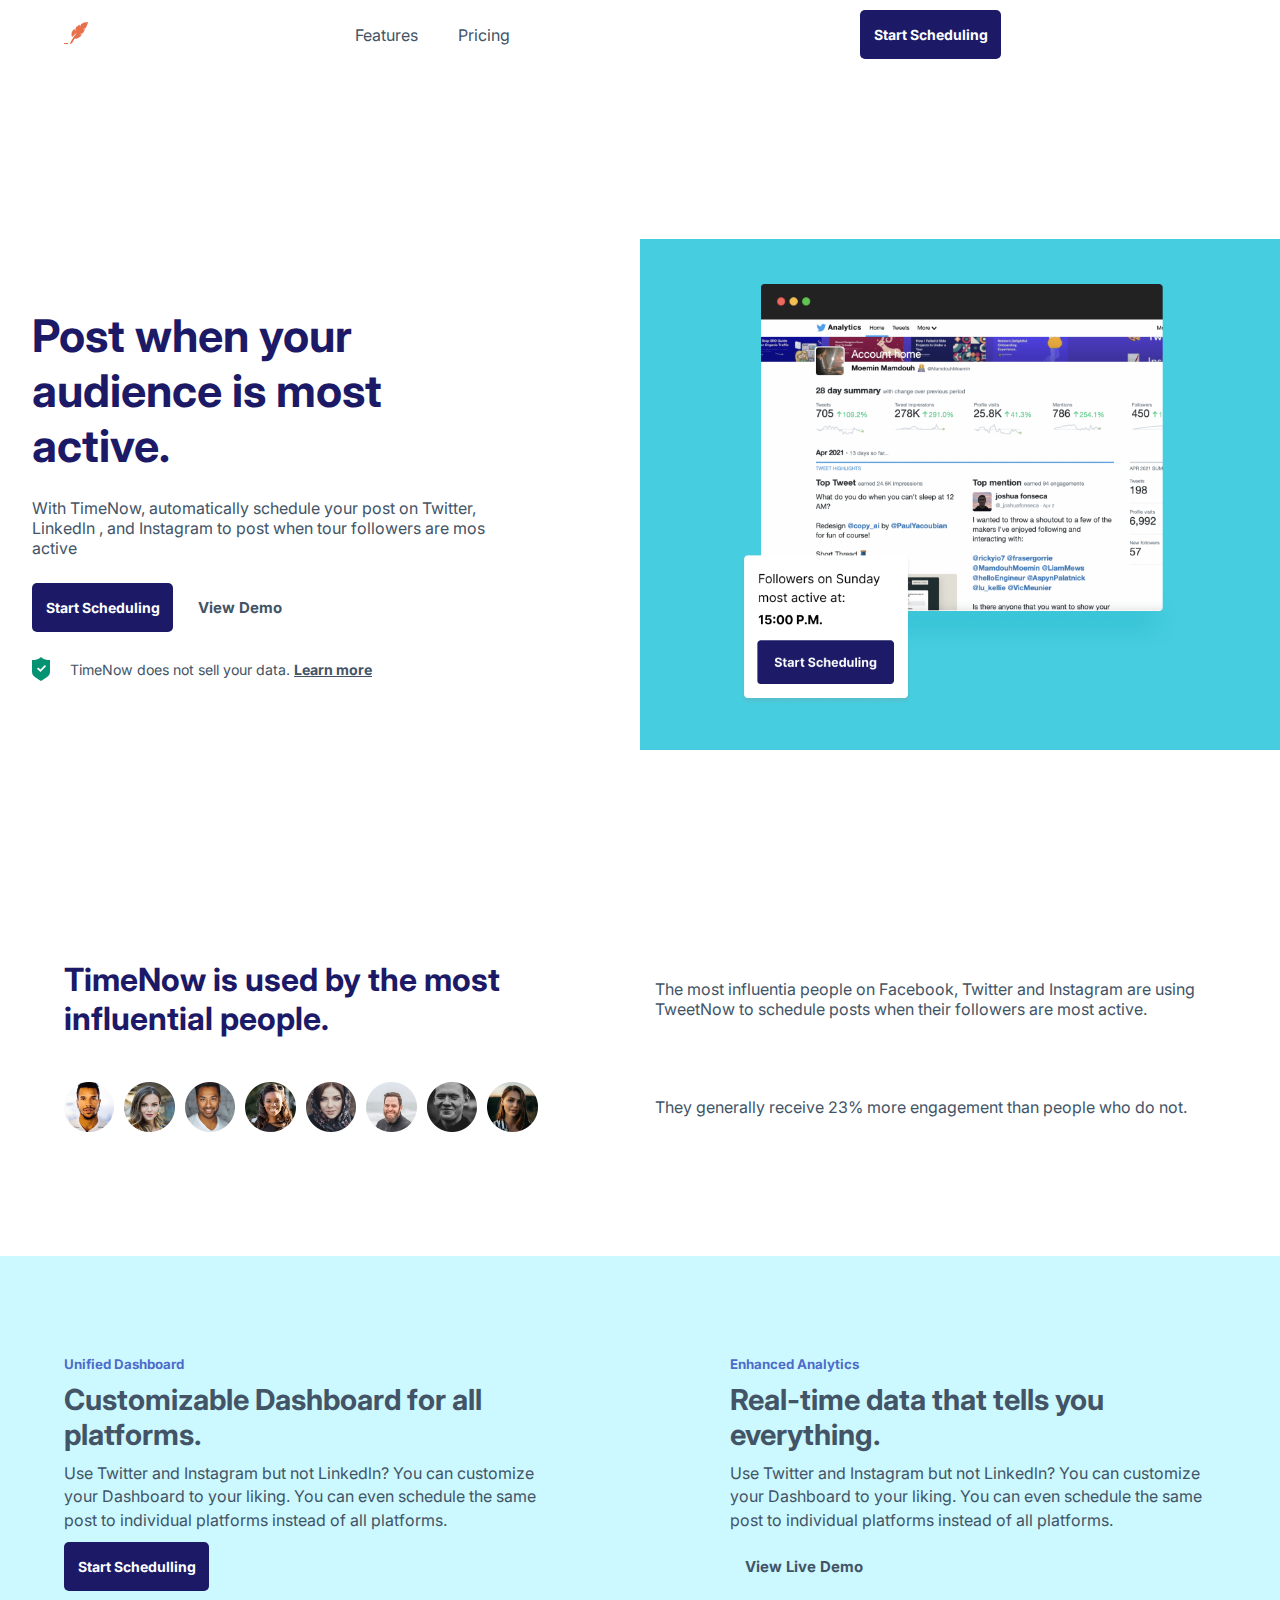
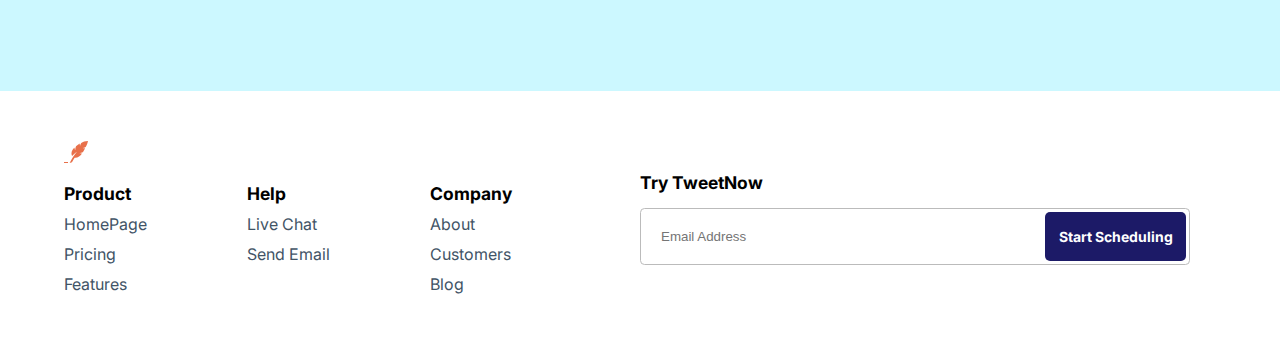
<file: index.html>
<!DOCTYPE html>
<html lang="en">
<head>
  <meta charset="UTF-8">
  <meta http-equiv="X-UA-Compatible" content="IE=edge">
  <meta name="viewport" content="width=device-width, initial-scale=1.0">
  <title>TimeNow Lnaging Page</title>

  <link rel="stylesheet" href="https://cdnjs.cloudflare.com/ajax/libs/font-awesome/6.2.0/css/all.min.css" integrity="sha512-xh6O/CkQoPOWDdYTDqeRdPCVd1SpvCA9XXcUnZS2FmJNp1coAFzvtCN9BmamE+4aHK8yyUHUSCcJHgXloTyT2A==" crossorigin="anonymous" referrerpolicy="no-referrer" />

  <link rel="preconnect" href="https://fonts.googleapis.com">
  <link rel="preconnect" href="https://fonts.gstatic.com" crossorigin>
  <link href="https://fonts.googleapis.com/css2?family=Inter:wght@400;500;700&display=swap" rel="stylesheet">

  <link rel="stylesheet" href="assets/css/index.css">
</head>
<body>
  <header class="header">
    <a href="#" class="header__logo">
      <img src="assets/svg/Logo.svg" alt="logo svg image">
    </a>
    <input type="checkbox" class="menu-checkbox" id="menu-checkbox">
    <label for="menu-checkbox" class="menu__logo"></label>
    <nav class="navbar">
      <ul class="navbar__items">
        <li class="item">
          <a href="#" class="link">Features</a>
        </li>
        <li class="item">
          <a href="pricing.html" class="link">Pricing</a>
        </li>
      </ul>
    </nav>
    <div class="header__cta">
      <button class="cta">Start Scheduling</button>
    </div>
  </header> 
  
  <section class="hero">
    <section class="hero__post">
      <div class="content">
        <h1 class="title">
          Post when your audience is most active.
        </h1>
        <p class="paragraph">
          With TimeNow, automatically schedule your post on Twitter,
          Linkedln , and Instagram to post when tour followers are mos active
        </p> 
        <div class="content__actions">
          <button class="cta">Start Scheduling</button>
          <a href="#" class="cta-m">View Demo</a>
        </div>
        <div class="content__footer">
          <img src="assets/svg/Shield.svg" alt="shield logo image">
          <small>TimeNow does not sell your data. <a href="#">Learn more</a> </small>
        </div>
      </div>
      <figure class="bg">
        <img src="assets/img/Mockup.png" alt="Mockup image">
      </figure>
    </section>
  </section>  

  <main class="main">
    <section class="timenow">
      <h2 class="title">TimeNow is used by the most
        influential people.
      </h2>
      <div class="people">
        <img src="assets/img/UA1.png" alt="person image">
        <img src="assets/img/UA2.png" alt="person image">
        <img src="assets/img/UA3.png" alt="person image">
        <img src="assets/img/UA4.png" alt="person image">
        <img src="assets/img/UA5.png" alt="person image">
        <img src="assets/img/UA6.png" alt="person image">
        <img src="assets/img/UA7.png" alt="person image">
        <img src="assets/img/UA8.png" alt="person image">
      </div>
      <p class="paragraph d-1">The most influentia people on Facebook,
        Twitter and Instagram are using TweetNow to schedule posts
        when their followers are most active.
      </p>
      <p class="paragraph d-2">
        They generally receive 23% more engagement than people who do not.
      </p>
    </section> 

    <section class="cards">

      <section class="card">
        <small >Unified Dashboard</small>
        <h2>Customizable Dashboard for all platforms.</h2>
        <p class="paragraph">Use Twitter and Instagram but not 
          Linkedln? You can customize your Dashboard to your liking.
          You can even schedule the same post to individual platforms
          instead of all platforms.
        </p>
        <button class="cta">Start Schedulling</button>
      </section>

      <section class="card">
        <small>Enhanced Analytics</small>
        <h2>Real-time data that tells you everything.</h2>
        <p class="paragraph">Use Twitter and Instagram but not 
          Linkedln? You can customize your Dashboard to your liking.
          You can even schedule the same post to individual platforms
          instead of all platforms.
        </p>
        <a class="cta-m">View Live Demo</a>
      </section>
    </section> 
  </main> 

  <footer class="footer">
    <img src="assets/svg/Logo.svg" alt="logo">

    <nav class="footer__navbar">
      <ul class="navbar__items">
        <h3>Product</h3>
        <li>HomePage</li>
        <li>Pricing</li>
        <li>Features</li>
      </ul>
      <ul class="navbar__items">
        <h3>Help</h3>
        <li>Live Chat</li>
        <li>Send Email</li>
      </ul>
      <ul class="navbar__items">
        <h3>Company</h3>
        <li>About</li>
        <li>Customers</li>
        <li>Blog</li>
      </ul>
    </nav>

    <form class="footer__form" id="formulario">
      <h3>Try TweetNow</h3>
      <div class="form__input">
        <input type="email" placeholder="Email Address" id="email">
        <button class="cta" type="submit">Start Scheduling</button>
        <small class="error" id="error">Ingrese un correo valido</small>
      </div>
    </form>

  </footer> 
</body>
<script src="assets/js/index.js"></script>
</html>
</file>
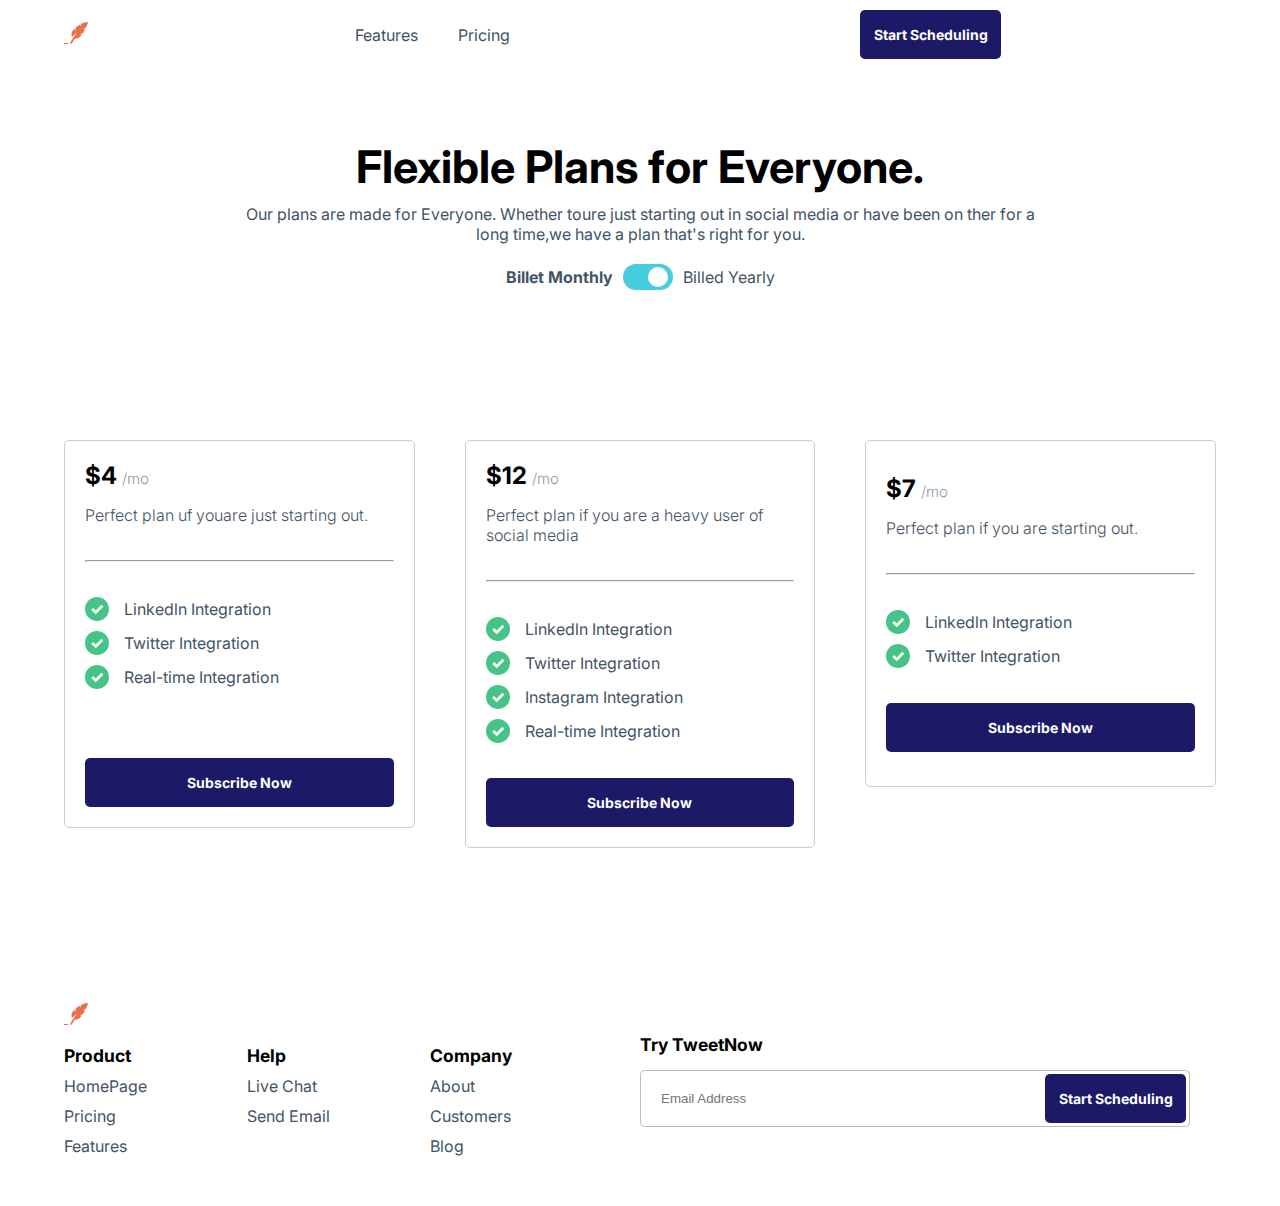
<file: pricing.html>
<!DOCTYPE html>
<html lang="en">
<head>
  <meta charset="UTF-8">
  <meta http-equiv="X-UA-Compatible" content="IE=edge">
  <meta name="viewport" content="width=device-width, initial-scale=1.0">
  <title>TimeNow Lnaging Page</title>

  <link rel="stylesheet" href="https://cdnjs.cloudflare.com/ajax/libs/font-awesome/6.2.0/css/all.min.css" integrity="sha512-xh6O/CkQoPOWDdYTDqeRdPCVd1SpvCA9XXcUnZS2FmJNp1coAFzvtCN9BmamE+4aHK8yyUHUSCcJHgXloTyT2A==" crossorigin="anonymous" referrerpolicy="no-referrer" />

  <link rel="preconnect" href="https://fonts.googleapis.com">
  <link rel="preconnect" href="https://fonts.gstatic.com" crossorigin>
  <link href="https://fonts.googleapis.com/css2?family=Inter:wght@300;400;500;700&display=swap" rel="stylesheet">

  <link rel="stylesheet" href="assets/css/index.css">
</head>
<body>
  <header class="header">
    <a href="#" class="header__logo">
      <img src="assets/svg/Logo.svg" alt="logo svg image">
    </a>
    <input type="checkbox" class="menu-checkbox" id="menu-checkbox">
    <label for="menu-checkbox" class="menu__logo"></label>
    <nav class="navbar">
      <ul class="navbar__items">
        <li class="item">
          <a href="#" class="link">Features</a>
        </li>
        <li class="item">
          <a href="#" class="link">Pricing</a>
        </li>
      </ul>
    </nav>
    <div class="header__cta">
      <button class="cta">Start Scheduling</button>
    </div>
  </header> 
  
  <section class="pricing">
    <div class="pricing__texts">
      <h1 class="title-m">Flexible Plans for Everyone.</h1>
      <p class="paragraph">Our plans are made for Everyone.
        Whether toure just starting out in social media or have been
        on ther for a long time,we have a plan that's right for you.
      </p>
    </div>
    <div class="pricing__toogle">
      <p class="paragraph bold">Billet Monthly</p>
      <input type="checkbox" id="checkbox" class="checkbox">
      <div class="toogle">
        <label class="circle" for="checkbox"></label>
      </div>
      <p class="paragraph">Billed Yearly</p>
    </div>
    
  </section>

  <section class="cards__pricing">
    <div class="card__pricing c-1">
      <div class="price">
        <h2>$4 <span> /mo</span></h2>
        <p class="paragraph light">Perfect plan uf youare just starting out.</p>
      </div>
      <hr>
      <div class="options">
        <div class="option">
          <img src="assets/svg/Checkmark.svg" alt="image svg">
          <p class="paragraph">Linkedln Integration</p> 
        </div>
        <div class="option">
          <img src="assets/svg/Checkmark.svg" alt="image svg">
          <p class="paragraph">Twitter Integration</p> 
        </div>
        <div class="option">
          <img src="assets/svg/Checkmark.svg" alt="image svg">
          <p class="paragraph">Real-time Integration</p> 
        </div>
        <div class="option none">
          <img src="assets/svg/Checkmark.svg" alt="image svg">
          <p class="paragraph">Linkedln Integration</p> 
        </div>
      </div>
      <div class="actions">
        <button class="cta">Subscribe Now</button>
      </div>
    </div>
    <div class="card__pricing c-2">
      <div class="price">
        <h2>$12 <span> /mo</span></h2>
        <p class="paragraph light">Perfect plan if you are a heavy user of 
          social media
        </p>
      </div>
      <hr>
      <div class="options">
        <div class="option">
          <img src="assets/svg/Checkmark.svg" alt="image svg">
          <p class="paragraph">Linkedln Integration</p> 
        </div>
        <div class="option">
          <img src="assets/svg/Checkmark.svg" alt="image svg">
          <p class="paragraph">Twitter Integration</p> 
        </div>
        <div class="option">
          <img src="assets/svg/Checkmark.svg" alt="image svg">
          <p class="paragraph">Instagram Integration</p> 
        </div>
        <div class="option">
          <img src="assets/svg/Checkmark.svg" alt="image svg">
          <p class="paragraph">Real-time Integration</p> 
        </div>
      </div>
      <div class="actions">
        <button class="cta">Subscribe Now</button>
      </div>
    </div>
    <div class="card__pricing c-3">
      <div class="price">
        <h2>$7 <span> /mo</span></h2>
        <p class="paragraph light">Perfect plan  if you are starting out.      </p>
      </div>
      <hr>
      <div class="options">
        <div class="option">
          <img src="assets/svg/Checkmark.svg" alt="image svg">
          <p class="paragraph">Linkedln Integration</p> 
        </div>
        <div class="option">
          <img src="assets/svg/Checkmark.svg" alt="image svg">
          <p class="paragraph">Twitter Integration</p> 
        </div>
      </div>
      <div class="actions">
        <button class="cta">Subscribe Now</button>
      </div>
    </div>
  </section>
   

  <footer class="footer">
    <img src="assets/svg/Logo.svg" alt="logo">

    <nav class="footer__navbar">
      <ul class="navbar__items">
        <h3>Product</h3>
        <li>HomePage</li>
        <li>Pricing</li>
        <li>Features</li>
      </ul>
      <ul class="navbar__items">
        <h3>Help</h3>
        <li>Live Chat</li>
        <li>Send Email</li>
      </ul>
      <ul class="navbar__items">
        <h3>Company</h3>
        <li>About</li>
        <li>Customers</li>
        <li>Blog</li>
      </ul>
    </nav>

    <form class="footer__form" id="formulario">
      <h3>Try TweetNow</h3>
      <div class="form__input">
        <input type="email" placeholder="Email Address" id="email">
        <button class="cta" type="submit">Start Scheduling</button>
        <small class="error" id="error">Ingrese un correo valido</small>
      </div>
    </form>

  </footer> 
</body>
<script src="assets/js/index.js"></script>
</html>
</file>
<file: assets/css/index.css>
.cta {
  padding: 1.5rem 1.25rem;
  font-size: 1.4rem;
  font-weight: 700;
  font-family: "Inter", sans-serif;
  background-color: rgb(28, 26, 103);
  color: white;
  border: 1px solid transparent;
  border-radius: 0.5rem;
  cursor: pointer;
}
.cta:hover {
  border: 1px solid rgb(28, 26, 103);
  background-color: transparent;
  color: #3d3d3d;
}
.cta-m {
  color: rgb(66, 84, 102);
  text-decoration: none;
  font-weight: 700;
  font-size: 1.5rem;
  padding: 1.5rem;
  cursor: pointer;
}
.cta-m:hover {
  text-decoration: underline;
}

.card {
  display: flex;
  flex-direction: column;
  justify-content: center;
  align-items: center;
  gap: 1rem;
  align-items: flex-start;
}
.card small {
  color: rgba(26, 54, 182, 0.7450980392);
  font-weight: 700;
}
.card h2 {
  color: rgb(66, 84, 102);
  font-size: 2.9rem;
}
.card .paragraph {
  line-height: 1.45;
}

.card__pricing {
  max-width: 38rem;
  border: 1px solid #ccc;
  padding: 3.5rem;
  border-radius: 0.5rem;
  display: flex;
  flex-direction: column;
  justify-content: center;
  align-items: center;
  gap: 3.5rem;
}
.card__pricing .price {
  width: 100%;
}
.card__pricing .price h2 {
  color: #000;
  margin-bottom: 1.5rem;
}
.card__pricing .price h2 span {
  color: rgb(66, 84, 102);
  font-weight: 300;
  font-size: 1.5rem;
  opacity: 0.6;
}
.card__pricing hr {
  width: 100%;
  color: #eee;
  font-weight: 300;
}
.card__pricing .options {
  width: 100%;
  display: flex;
  flex-direction: column;
  justify-content: center;
  align-items: center;
  gap: 1rem;
  align-items: flex-start;
}
.card__pricing .options .option {
  display: flex;
  flex-direction: row;
  justify-content: center;
  align-items: center;
  gap: 1.5rem;
}
.card__pricing .actions {
  width: 100%;
}
.card__pricing .actions .cta {
  width: 100%;
}
@media screen and (min-width: 600px) {
  .card__pricing {
    padding: 2rem;
  }
}

html {
  box-sizing: border-box;
  font-size: 62.5%;
}

*,
*:before,
*:after {
  box-sizing: inherit;
  margin: 0;
  padding: 0;
}

body {
  font-size: 1.6rem;
  font-family: "Inter", sans-serif;
  color: rgb(66, 84, 102);
}

li {
  list-style: none;
}
li a {
  text-decoration: none;
  color: rgb(66, 84, 102);
}
li a:hover {
  text-decoration: underline;
}

.title {
  font-size: 3.2rem;
  color: rgb(28, 26, 103);
}
.title-m {
  font-size: 4.5rem;
  width: 80%;
  margin-inline: auto;
  margin-bottom: 1rem;
  color: #000;
  text-align: center;
}

.error {
  opacity: 0;
}

.light {
  font-weight: 300;
}

.bold {
  font-weight: 700;
}

.none {
  opacity: 0;
}

.header {
  padding-block: 1rem;
  padding-inline: 5%;
  max-width: 140rem;
  margin-inline: auto;
  display: flex;
  flex-direction: row;
  justify-content: center;
  align-items: center;
  gap: 1rem;
  justify-content: space-between;
}
.header .menu__logo {
  width: 22px;
  height: 22px;
  background-image: url("../svg/Hamburger Menu.svg");
  background-repeat: no-repeat;
  background-size: contain;
  background-position: center;
  cursor: pointer;
}
.header .navbar {
  display: none;
}
.header .header__cta {
  display: none;
}
.header .menu-checkbox {
  display: none;
}
.header .menu-checkbox:checked ~ .menu__logo {
  background-image: url("../svg/xmark-solid.svg");
  background-size: cover;
}
.header .menu-checkbox:checked ~ .navbar {
  display: flex;
  justify-content: center;
  align-items: center;
  text-align: center;
  position: absolute;
  top: 70px;
  left: 0;
  right: 0;
  height: 40vh;
  z-index: 100;
  background-color: white;
}
.header .menu-checkbox:checked ~ .navbar .navbar__items {
  display: flex;
  flex-direction: column;
  gap: 4rem;
}

.hero {
  padding-block: 2.5rem;
  max-width: 130rem;
  margin-inline: auto;
}
.hero__post {
  display: grid;
  row-gap: 4.5rem;
}
.hero__post .content {
  padding-inline: 5%;
  display: flex;
  flex-direction: column;
  justify-content: center;
  align-items: center;
  gap: 2.5rem;
  align-items: flex-start;
}
.hero__post .content__actions {
  width: 100%;
  display: flex;
  flex-direction: row;
  justify-content: center;
  align-items: center;
  gap: 1rem;
  justify-content: space-between;
}
.hero__post .content__footer {
  display: flex;
  flex-direction: row;
  justify-content: center;
  align-items: center;
  gap: 2rem;
  font-size: 1.7rem;
  width: 85%;
}
.hero__post .content__footer small a {
  font-weight: 700;
  color: rgb(66, 84, 102);
  transition: all 0.2s;
}
.hero__post .content__footer small a:hover {
  letter-spacing: 1px;
}
.hero__post .bg {
  width: 100%;
  background-color: rgb(70, 205, 223);
  padding: 3.5rem;
}
.hero__post .bg img {
  width: 100%;
  display: block;
}

.main .timenow {
  max-width: 130rem;
  margin-inline: auto;
  padding-inline: 5%;
  padding-block: 4rem;
  display: flex;
  flex-direction: column;
  justify-content: center;
  align-items: center;
  gap: 3rem;
}
.main .timenow .people {
  display: flex;
  flex-direction: row;
  justify-content: center;
  align-items: center;
  gap: 1rem;
  flex-wrap: wrap;
  justify-content: flex-start;
}
.main .timenow .people img {
  max-width: 12.5%;
}
.main .cards {
  max-width: 130rem;
  margin-inline: auto;
  padding-inline: 5%;
  padding-block: 4rem;
  background-color: rgb(204, 248, 255);
  display: grid;
  row-gap: 4.5rem;
}

.footer {
  max-width: 130rem;
  margin-inline: auto;
  padding-block: 2rem;
  padding-inline: 5%;
}
.footer__navbar {
  padding-top: 2rem;
  display: flex;
  flex-direction: row;
  justify-content: center;
  align-items: center;
  gap: 1rem;
  flex-wrap: wrap;
  align-items: flex-start;
  justify-content: flex-start;
}
.footer__navbar .navbar__items {
  width: 48%;
  display: flex;
  flex-direction: column;
  justify-content: center;
  align-items: center;
  gap: 1rem;
  align-items: flex-start;
}
.footer__navbar .navbar__items h3 {
  color: #000;
  font-size: 1.75rem;
}
.footer__navbar .navbar__items li {
  cursor: pointer;
}
.footer__navbar .navbar__items li:hover {
  text-decoration: underline;
}
.footer__navbar .navbar__items:nth-child(3) {
  margin-block: 2rem;
}
.footer__form h3 {
  color: #000;
  padding-bottom: 1.5rem;
  font-size: 1.75rem;
}
.footer__form .form__input {
  position: relative;
}
.footer__form .form__input input {
  border: 1px solid #bbb;
  border-radius: 0.45rem;
  width: 100%;
  padding: 2rem;
}
.footer__form .form__input .cta {
  position: absolute;
  top: 4px;
  right: 4px;
}
.footer__form .form__input small {
  color: red;
  font-style: italic;
}

.pricing {
  padding-inline: 5%;
  margin-block: 2rem;
  text-align: center;
  display: flex;
  flex-direction: column;
  justify-content: center;
  align-items: center;
  gap: 2rem;
}
.pricing__toogle {
  display: flex;
  flex-direction: row;
  justify-content: center;
  align-items: center;
  gap: 1rem;
}
.pricing__toogle .toogle {
  border: none;
  padding-inline: 0.5rem;
  border-radius: 5rem;
  background-color: rgb(70, 205, 223);
  width: 50px;
  height: 26px;
  display: flex;
  align-items: center;
}
.pricing__toogle .toogle .circle {
  background-color: #fff;
  height: 20px;
  width: 20px;
  border-radius: 50%;
  cursor: pointer;
  transform: translateX(20px);
  transition: all 0.2s ease;
}
.pricing__toogle .checkbox {
  display: none;
}
.pricing__toogle .checkbox:checked ~ .toogle {
  background-color: rgb(28, 26, 103);
}
.pricing__toogle .checkbox:checked ~ .toogle .circle {
  transform: translateX(0px);
}

.cards__pricing {
  padding-block: 4rem;
  padding-inline: 5%;
  display: grid;
  justify-content: center;
  row-gap: 2.5rem;
}

@media (min-width: 800px) {
  .header {
    display: grid;
    grid-template-columns: repeat(4, 1fr);
    grid-template-areas: "uno dos tres tres";
  }
  .header .menu__logo {
    display: none;
  }
  .header .navbar {
    display: flex;
  }
  .header .navbar .navbar__items {
    display: flex;
    gap: 4rem;
  }
  .header .header__cta {
    display: block;
    grid-area: tres;
    justify-self: center;
  }
}

@media (min-width: 800px) {
  .hero__post .content__actions {
    justify-content: space-around;
  }
  .hero .bg {
    padding: 4.5rem;
  }
  .hero .bg img {
    max-width: 80%;
    margin-inline: auto;
  }
}

@media (min-width: 800px) {
  .footer__navbar .navbar__items {
    width: 30%;
  }
  .footer__navbar .navbar__items:nth-child(3) {
    margin-block: 0;
  }
  .footer__form {
    padding-top: 4rem;
    max-width: 55rem;
  }
}

@media (min-width: 800px) {
  .pricing {
    padding-block: 5rem;
    max-width: 80rem;
    margin-inline: auto;
  }
}

@media (min-width: 800px) {
  .cards__pricing {
    max-width: 80rem;
    margin-inline: auto;
    grid-template-columns: repeat(2, 1fr);
    grid-template-rows: repeat(2, max-content);
    grid-template-areas: "card1  card2 " "card3  card3";
    column-gap: 5rem;
  }
  .cards__pricing .c-1 {
    grid-area: card1;
  }
  .cards__pricing .c-2 {
    grid-area: card2;
  }
  .cards__pricing .c-3 {
    grid-area: card3;
    width: 100%;
    max-width: 100%;
  }
}

@media (min-width: 1024px) {
  .hero {
    margin-block: 14.5rem;
  }
  .hero__post {
    display: grid;
    grid-template-columns: repeat(2, 1fr);
  }
  .hero__post .content {
    max-width: 55rem;
  }
  .hero__post .content .title {
    font-size: 4.5rem;
  }
  .hero__post .content__actions {
    justify-content: flex-start;
  }
  .hero__post .content__footer {
    width: auto;
  }
  .hero__bg img {
    max-width: 100%;
  }
}

@media (min-width: 1024px) {
  .main .timenow {
    margin-block: 7rem;
  }
  .main .timenow .people {
    justify-content: center;
  }
  .main .timenow .people img {
    max-width: 11%;
  }
  .main .cards {
    display: grid;
    grid-template-columns: repeat(2, 1fr);
    column-gap: 18rem;
    padding-block: 10rem;
  }
}

@media (min-width: 1240px) {
  .main .timenow {
    display: grid;
    grid-template-columns: repeat(2, 1fr);
    grid-template-rows: repeat(2, 1fr);
    grid-template-areas: "title data1" "images data2";
  }
  .main .timenow .people {
    grid-area: images;
    justify-content: flex-start;
  }
  .main .timenow .people img {
    max-width: 9%;
  }
  .main .timenow .title {
    grid-area: title;
  }
  .main .timenow .d-1 {
    grid-area: data1;
  }
}

@media (min-width: 1240px) {
  .footer {
    padding-block: 5rem;
    display: grid;
    grid-template-columns: repeat(2, 1fr);
  }
  .footer__navbar {
    grid-column: 1/2;
  }
  .footer__form {
    padding-top: 0;
    align-self: center;
  }
}

@media (min-width: 1240px) {
  .pricing {
    max-width: 95rem;
  }
}

@media (min-width: 1240px) {
  .cards__pricing {
    grid-template-columns: repeat(3, 1fr);
    grid-template-rows: 1fr;
    max-width: 130rem;
    padding-block: 8rem;
  }
  .cards__pricing .c-3 {
    grid-column: 3/4;
    grid-row: 1/2;
    height: 85%;
  }
  .cards__pricing .c-1 {
    height: 95%;
  }
}

/*# sourceMappingURL=index.css.map */
</file>
